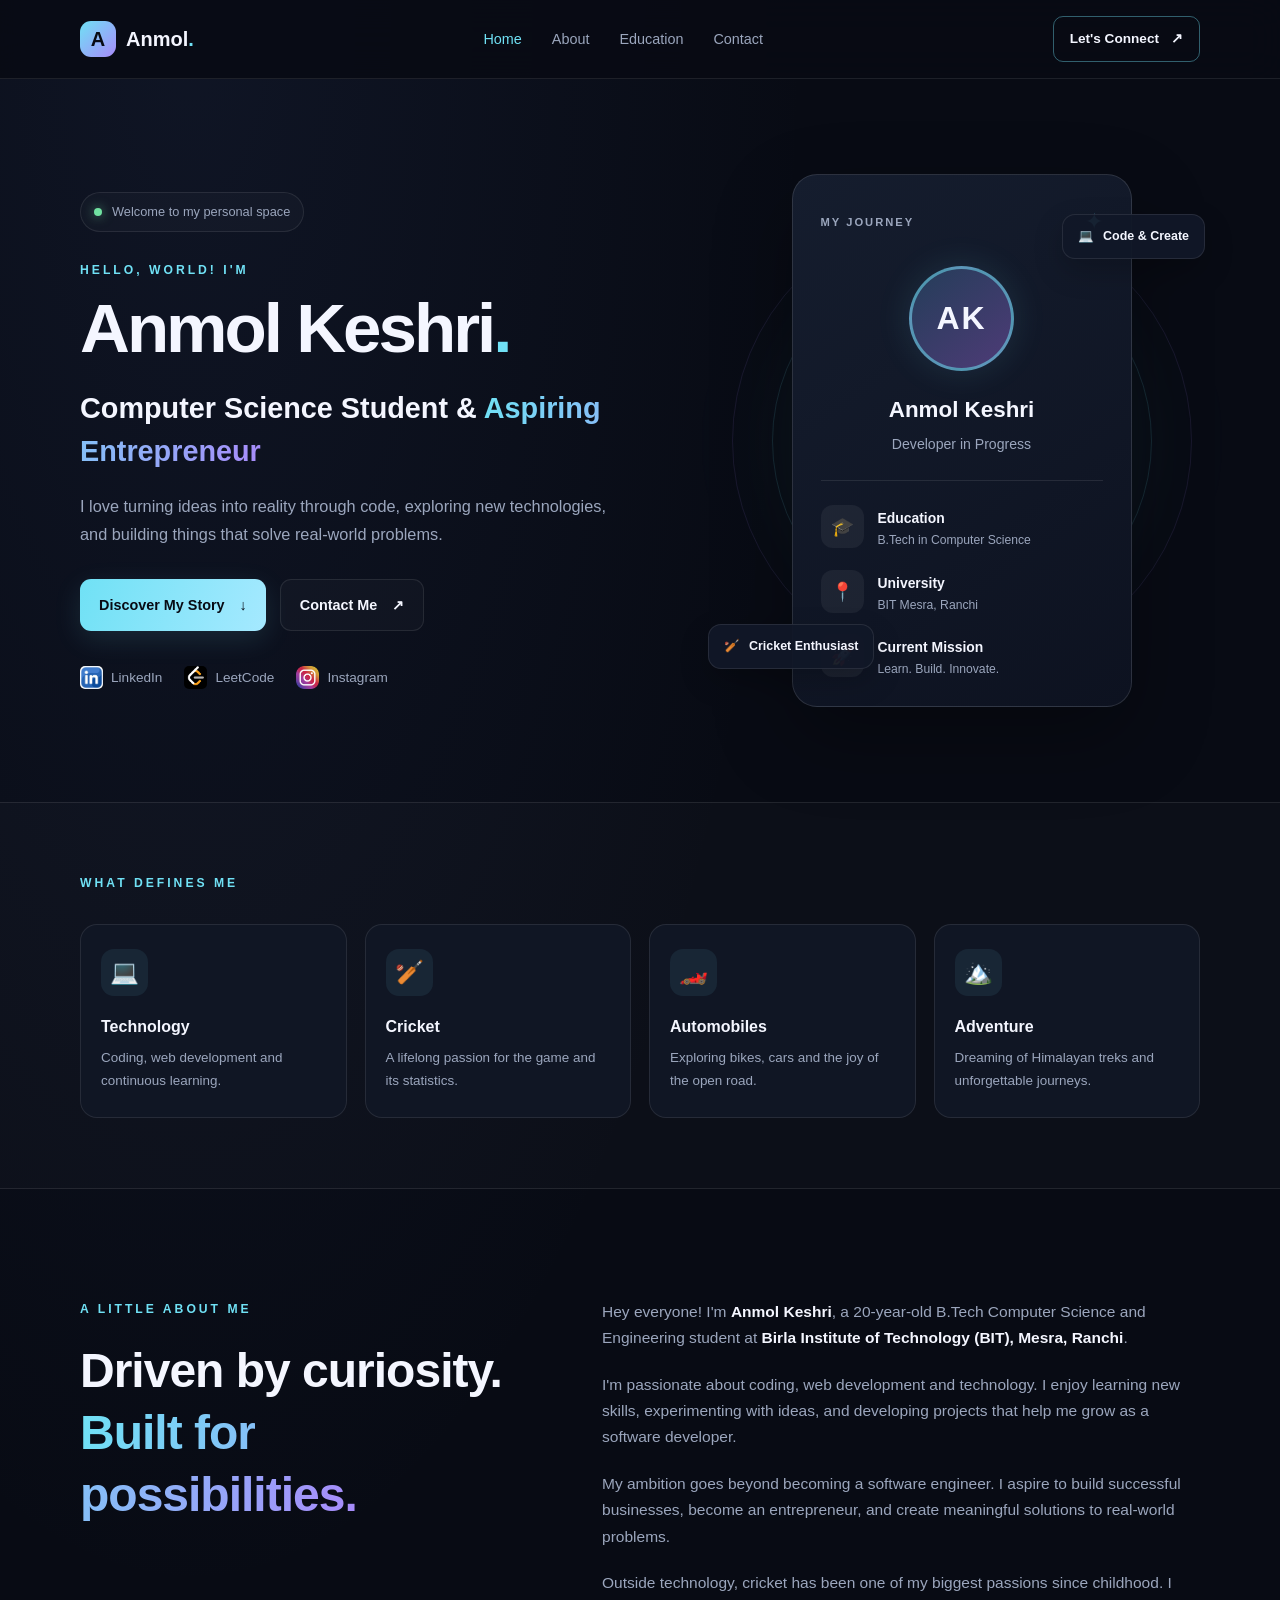
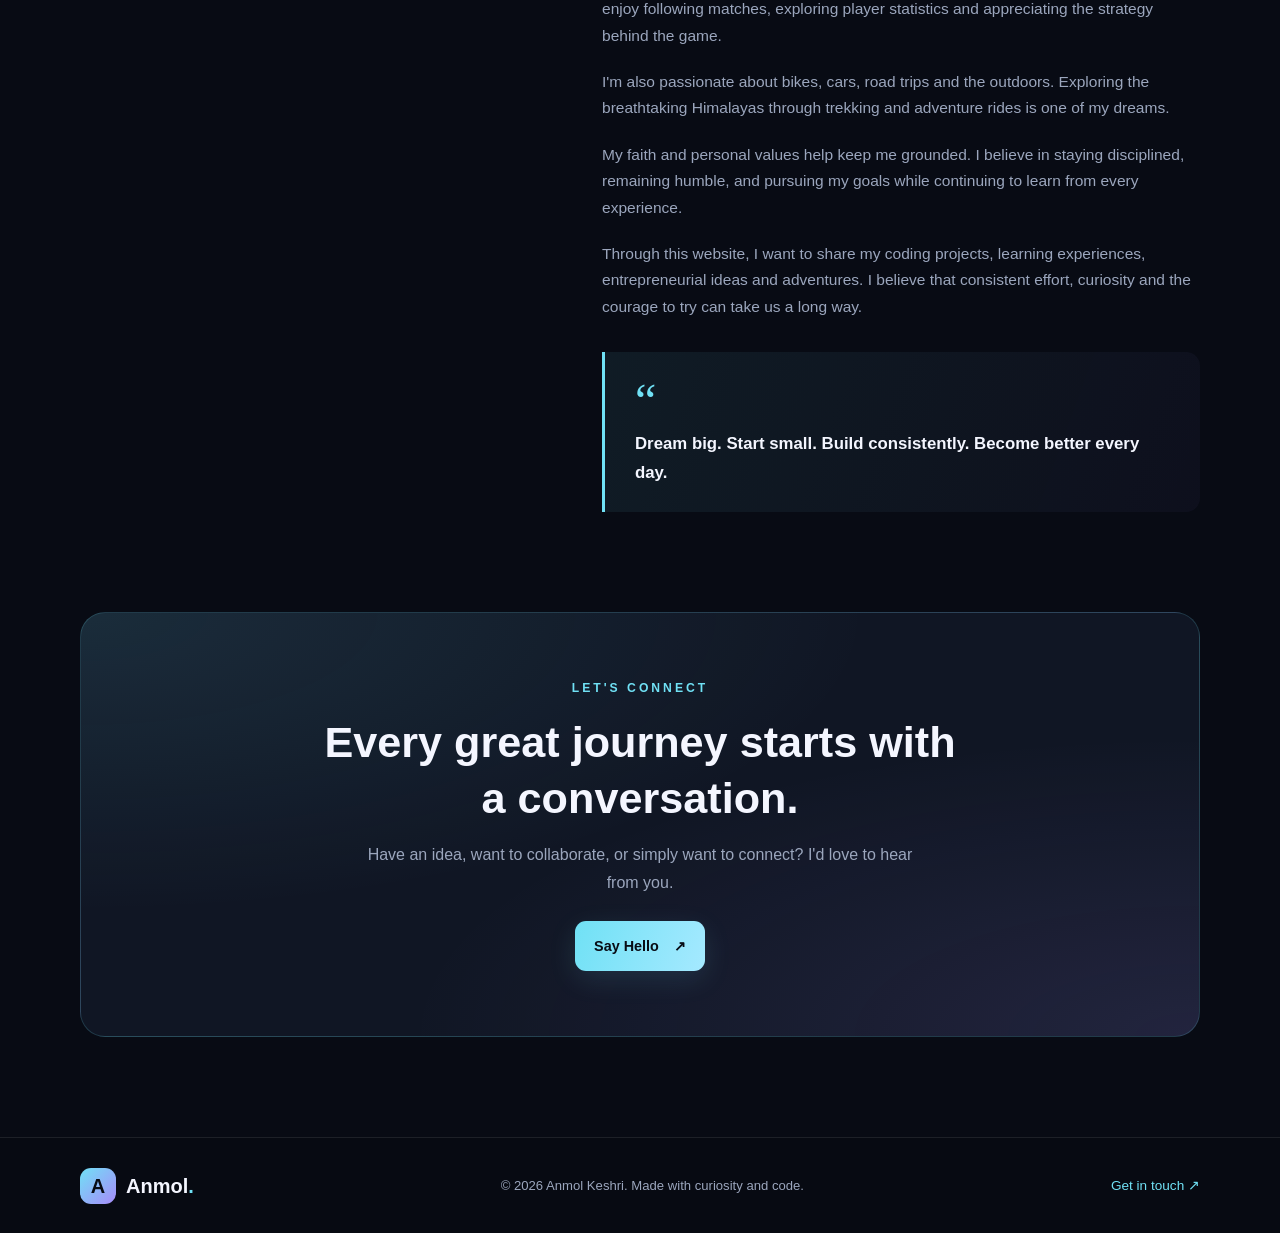
<file: index.html>
<!DOCTYPE html>
<html lang="en">
<head>
    <meta charset="UTF-8">
    <meta name="viewport" content="width=device-width, initial-scale=1.0">

    <meta name="description" content="Anmol Keshri's personal portfolio — Computer Science student, developer, cricket enthusiast and aspiring entrepreneur.">

    <title>Anmol Keshri | Personal Portfolio</title>

    <link rel="stylesheet" href="style.css">
</head>

<body>

    <!-- Navigation -->
    <header class="header">
        <nav class="navbar container">

            <a href="#" class="logo">
                <span class="logo-symbol">A</span>
                <span>Anmol<span class="accent">.</span></span>
            </a>

            <div class="nav-links">
                <a href="#home" class="nav-link active">Home</a>
                <a href="#about" class="nav-link">About</a>
                <a href="Education.html" class="nav-link">Education</a>
                <a href="Contact%20Me.html" class="nav-link">Contact</a>
            </div>

            <a href="Contact%20Me.html" class="nav-button">
                Let's Connect <span>↗</span>
            </a>

        </nav>
    </header>

    <main>

        <!-- Hero Section -->
        <section class="hero container" id="home">

            <div class="hero-content">

                <div class="availability">
                    <span class="status-dot"></span>
                    Welcome to my personal space
                </div>

                <p class="eyebrow">HELLO, WORLD! I'M</p>

                <h1>
                    Anmol Keshri<span class="accent">.</span>
                </h1>

                <h2>
                    Computer Science Student &
                    <span class="gradient-text">Aspiring Entrepreneur</span>
                </h2>

                <p class="hero-description">
                    I love turning ideas into reality through code,
                    exploring new technologies, and building things
                    that solve real-world problems.
                </p>

                <div class="hero-buttons">
                    <a href="#about" class="button button-primary">
                        Discover My Story <span>↓</span>
                    </a>

                    <a href="Contact%20Me.html" class="button button-secondary">
                        Contact Me <span>↗</span>
                    </a>
                </div>

                <div class="social-links">
                    <a href="https://www.linkedin.com/in/anmol-keshri-799a07380/"
                       target="_blank" rel="noopener noreferrer"
                       aria-label="LinkedIn">
                        <img src="lindin.webp" alt="">
                        <span>LinkedIn</span>
                    </a>

                    <a href="https://leetcode.com/u/anmolkeshri7/"
                       target="_blank" rel="noopener noreferrer"
                       aria-label="LeetCode">
                        <img src="leetcode.png" alt="">
                        <span>LeetCode</span>
                    </a>

                    <a href="https://www.instagram.com/anmolkeshri17/"
                       target="_blank" rel="noopener noreferrer"
                       aria-label="Instagram">
                        <img src="instagram.png" alt="">
                        <span>Instagram</span>
                    </a>
                </div>

            </div>

            <!-- Profile Card -->
            <div class="hero-visual">

                <div class="orbit orbit-one"></div>
                <div class="orbit orbit-two"></div>

                <div class="profile-card">

                    <div class="card-top">
                        <span class="card-label">MY JOURNEY</span>
                        <span class="card-icon">✦</span>
                    </div>

                    <div class="profile-avatar">
                        AK
                    </div>

                    <h3>Anmol Keshri</h3>
                    <p class="profile-role">Developer in Progress</p>

                    <div class="profile-divider"></div>

                    <div class="profile-detail">
                        <span class="detail-icon">🎓</span>
                        <div>
                            <strong>Education</strong>
                            <p>B.Tech in Computer Science</p>
                        </div>
                    </div>

                    <div class="profile-detail">
                        <span class="detail-icon">📍</span>
                        <div>
                            <strong>University</strong>
                            <p>BIT Mesra, Ranchi</p>
                        </div>
                    </div>

                    <div class="profile-detail">
                        <span class="detail-icon">🚀</span>
                        <div>
                            <strong>Current Mission</strong>
                            <p>Learn. Build. Innovate.</p>
                        </div>
                    </div>

                </div>

                <div class="floating-badge badge-top">
                    <span>💻</span> Code & Create
                </div>

                <div class="floating-badge badge-bottom">
                    <span>🏏</span> Cricket Enthusiast
                </div>

            </div>

        </section>

        <!-- Interests -->
        <section class="interests-section">
            <div class="container">

                <p class="section-kicker">WHAT DEFINES ME</p>

                <div class="interest-grid">

                    <article class="interest-card">
                        <span class="interest-icon">💻</span>
                        <h3>Technology</h3>
                        <p>Coding, web development and continuous learning.</p>
                    </article>

                    <article class="interest-card">
                        <span class="interest-icon">🏏</span>
                        <h3>Cricket</h3>
                        <p>A lifelong passion for the game and its statistics.</p>
                    </article>

                    <article class="interest-card">
                        <span class="interest-icon">🏎️</span>
                        <h3>Automobiles</h3>
                        <p>Exploring bikes, cars and the joy of the open road.</p>
                    </article>

                    <article class="interest-card">
                        <span class="interest-icon">🏔️</span>
                        <h3>Adventure</h3>
                        <p>Dreaming of Himalayan treks and unforgettable journeys.</p>
                    </article>

                </div>

            </div>
        </section>

        <!-- About Me -->
        <section class="about-section container" id="about">

            <div class="about-heading">
                <p class="eyebrow">A LITTLE ABOUT ME</p>
                <h2>Driven by curiosity.<br>
                    <span class="gradient-text">Built for possibilities.</span>
                </h2>
            </div>

            <div class="about-content">

                <p>
                    Hey everyone! I'm <strong>Anmol Keshri</strong>,
                    a 20-year-old B.Tech Computer Science and Engineering
                    student at <strong>Birla Institute of Technology (BIT),
                    Mesra, Ranchi</strong>.
                </p>

                <p>
                    I'm passionate about coding, web development and
                    technology. I enjoy learning new skills, experimenting
                    with ideas, and developing projects that help me grow
                    as a software developer.
                </p>

                <p>
                    My ambition goes beyond becoming a software engineer.
                    I aspire to build successful businesses, become an
                    entrepreneur, and create meaningful solutions to
                    real-world problems.
                </p>

                <p>
                    Outside technology, cricket has been one of my biggest
                    passions since childhood. I enjoy following matches,
                    exploring player statistics and appreciating the
                    strategy behind the game.
                </p>

                <p>
                    I'm also passionate about bikes, cars, road trips and
                    the outdoors. Exploring the breathtaking Himalayas
                    through trekking and adventure rides is one of my dreams.
                </p>

                <p>
                    My faith and personal values help keep me grounded.
                    I believe in staying disciplined, remaining humble,
                    and pursuing my goals while continuing to learn from
                    every experience.
                </p>

                <p>
                    Through this website, I want to share my coding
                    projects, learning experiences, entrepreneurial ideas
                    and adventures. I believe that consistent effort,
                    curiosity and the courage to try can take us a long way.
                </p>

                <div class="quote-card">
                    <span class="quote-mark">“</span>
                    <p>
                        Dream big. Start small. Build consistently.
                        Become better every day.
                    </p>
                </div>

            </div>

        </section>

        <!-- Call to Action -->
        <section class="connect-section container">

            <div class="connect-card">
                <p class="eyebrow">LET'S CONNECT</p>

                <h2>Every great journey starts with a conversation.</h2>

                <p>
                    Have an idea, want to collaborate, or simply want
                    to connect? I'd love to hear from you.
                </p>

                <a href="mailto:anmolkeshri7@gmail.com"
                   class="button button-primary">
                    Say Hello <span>↗</span>
                </a>
            </div>

        </section>

    </main>

    <!-- Footer -->
    <footer class="footer">

        <div class="container footer-content">

            <a href="#home" class="logo footer-logo">
                <span class="logo-symbol">A</span>
                <span>Anmol<span class="accent">.</span></span>
            </a>

            <p>
                © <span id="year"></span> Anmol Keshri.
                Made with curiosity and code.
            </p>

            <a href="mailto:anmolkeshri7@gmail.com" class="footer-email">
                Get in touch ↗
            </a>

        </div>

    </footer>

    <script>
        document.getElementById("year").textContent =
            new Date().getFullYear();
    </script>

</body>
</html>
</file>
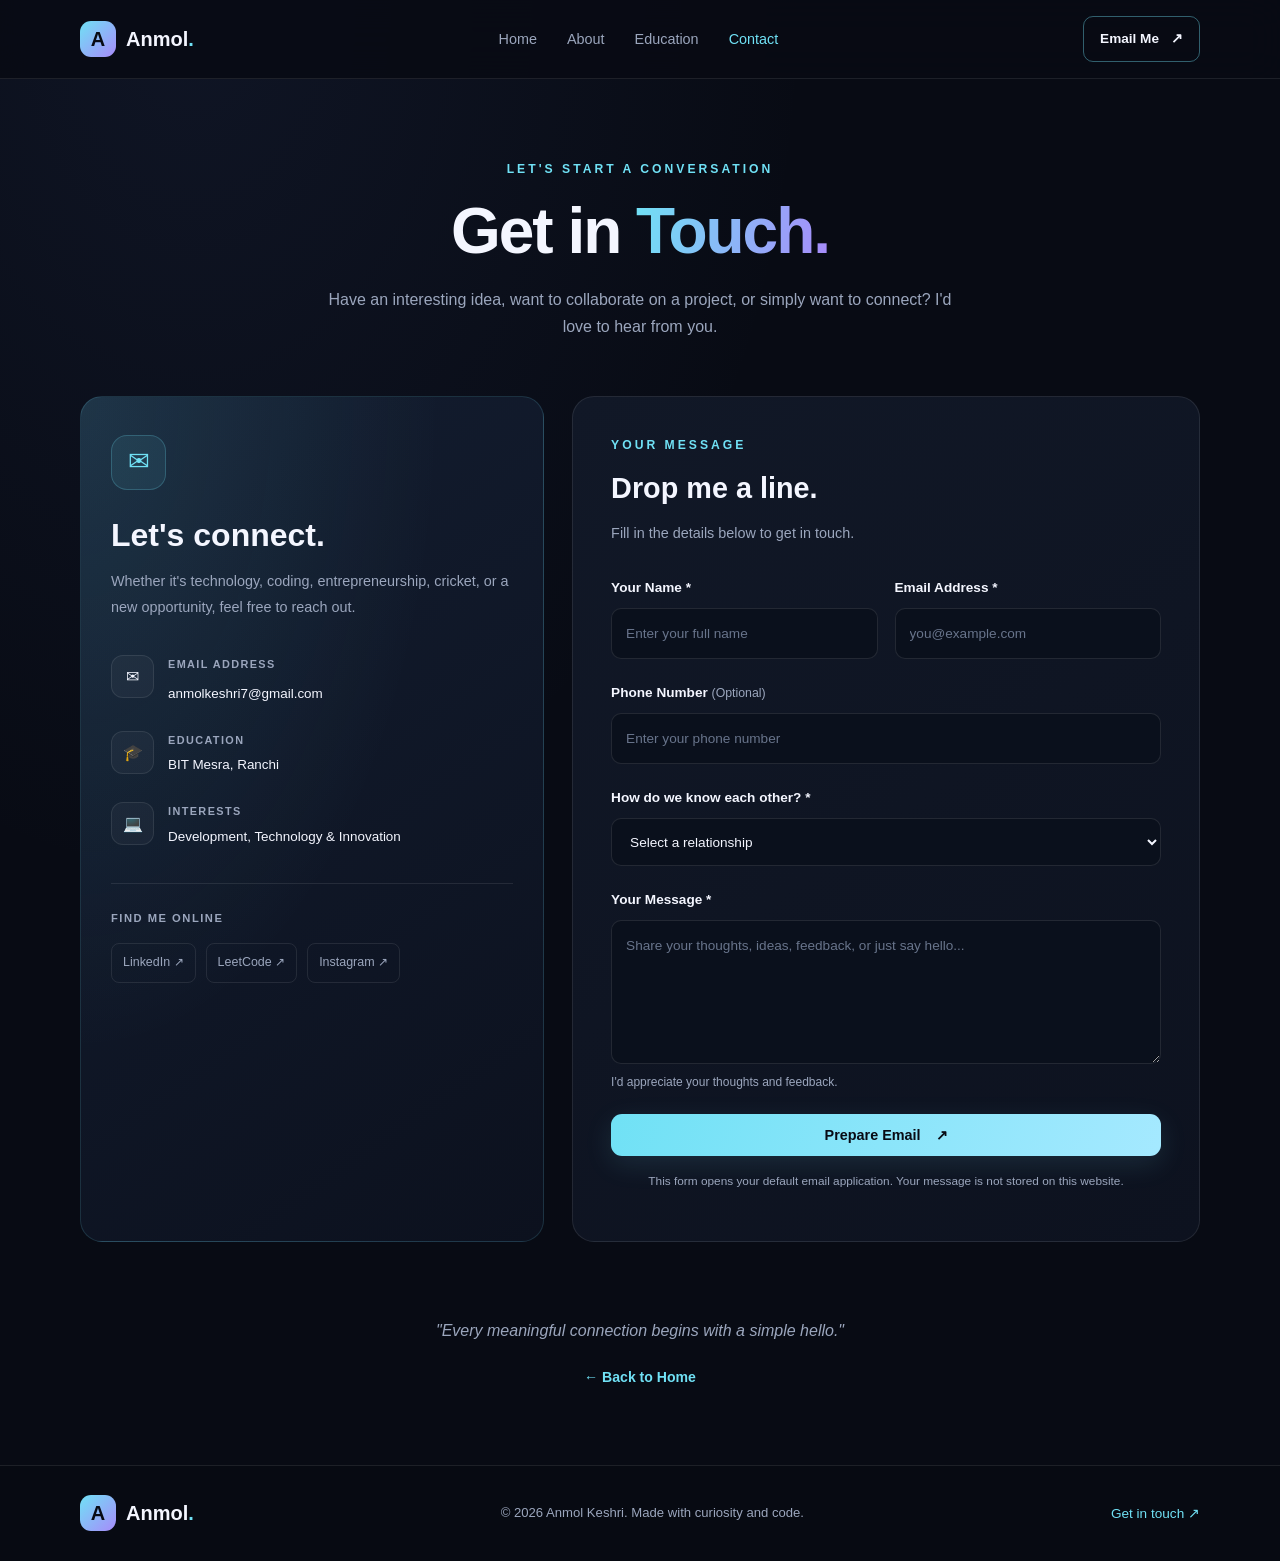
<file: Contact Me.html>
<!DOCTYPE html>
<html lang="en">

<head>
    <meta charset="UTF-8">
    <meta name="viewport" content="width=device-width, initial-scale=1.0">

    <meta name="description"
          content="Get in touch with Anmol Keshri for professional connections, collaborations, and conversations.">

    <title>Contact Me | Anmol Keshri</title>

    <link rel="stylesheet" href="style.css">
</head>

<body class="contact-page">

    <!-- Navigation -->
    <header class="header">
        <nav class="navbar container">

            <a href="index.html" class="logo">
                <span class="logo-symbol">A</span>
                <span>Anmol<span class="accent">.</span></span>
            </a>

            <div class="nav-links">
                <a href="index.html" class="nav-link">Home</a>
                <a href="index.html#about" class="nav-link">About</a>
                <a href="Education.html" class="nav-link">Education</a>
                <a href="Contact%20Me.html" class="nav-link active">Contact</a>
            </div>

            <a href="mailto:anmolkeshri7@gmail.com" class="nav-button">
                Email Me <span>↗</span>
            </a>

        </nav>
    </header>

    <main>

        <!-- Contact Hero -->
        <section class="contact-hero container">

            <p class="eyebrow">LET'S START A CONVERSATION</p>

            <h1>
                Get in <span class="gradient-text">Touch.</span>
            </h1>

            <p>
                Have an interesting idea, want to collaborate on a project,
                or simply want to connect? I'd love to hear from you.
            </p>

        </section>

        <!-- Contact Content -->
        <section class="contact-section container">

            <!-- Contact Information -->
            <aside class="contact-info">

                <span class="contact-icon">✉</span>

                <h2>Let's connect.</h2>

                <p class="contact-info-description">
                    Whether it's technology, coding, entrepreneurship,
                    cricket, or a new opportunity, feel free to reach out.
                </p>

                <div class="contact-detail">

                    <span class="contact-detail-icon">✉</span>

                    <div>
                        <span class="contact-label">EMAIL ADDRESS</span>

                        <a href="mailto:anmolkeshri7@gmail.com">
                            anmolkeshri7@gmail.com
                        </a>
                    </div>

                </div>

                <div class="contact-detail">

                    <span class="contact-detail-icon">🎓</span>

                    <div>
                        <span class="contact-label">EDUCATION</span>
                        <p>BIT Mesra, Ranchi</p>
                    </div>

                </div>

                <div class="contact-detail">

                    <span class="contact-detail-icon">💻</span>

                    <div>
                        <span class="contact-label">INTERESTS</span>
                        <p>Development, Technology & Innovation</p>
                    </div>

                </div>

                <div class="contact-socials">

                    <p>FIND ME ONLINE</p>

                    <div class="contact-social-links">

                        <a href="https://www.linkedin.com/in/anmol-keshri-799a07380/"
                           target="_blank"
                           rel="noopener noreferrer">
                            LinkedIn ↗
                        </a>

                        <a href="https://leetcode.com/u/anmolkeshri7/"
                           target="_blank"
                           rel="noopener noreferrer">
                            LeetCode ↗
                        </a>

                        <a href="https://www.instagram.com/anmolkeshri17/"
                           target="_blank"
                           rel="noopener noreferrer">
                            Instagram ↗
                        </a>

                    </div>

                </div>

            </aside>

            <!-- Contact Form -->
            <div class="contact-form-card">

                <div class="form-heading">
                    <p class="eyebrow">YOUR MESSAGE</p>
                    <h2>Drop me a line.</h2>
                    <p>Fill in the details below to get in touch.</p>
                </div>

                <form id="contactForm">

                    <div class="form-row">

                        <div class="form-group">
                            <label for="name">Your Name *</label>

                            <input
                                type="text"
                                id="name"
                                name="name"
                                placeholder="Enter your full name"
                                autocomplete="name"
                                maxlength="100"
                                required>
                        </div>

                        <div class="form-group">
                            <label for="email">Email Address *</label>

                            <input
                                type="email"
                                id="email"
                                name="email"
                                placeholder="you@example.com"
                                autocomplete="email"
                                maxlength="254"
                                required>
                        </div>

                    </div>

                    <div class="form-group">
                        <label for="phone">Phone Number <span>(Optional)</span></label>

                        <input
                            type="tel"
                            id="phone"
                            name="phone"
                            placeholder="Enter your phone number"
                            autocomplete="tel"
                            maxlength="20">
                    </div>

                    <div class="form-group">
                        <label for="relation">How do we know each other? *</label>

                        <select id="relation" name="relation" required>
                            <option value="" disabled selected>
                                Select a relationship
                            </option>

                            <option value="Family">Family</option>
                            <option value="Friends">Friends</option>
                            <option value="Professional">Professional</option>
                            <option value="Other">Other</option>
                        </select>
                    </div>

                    <div class="form-group">
                        <label for="thoughts">Your Message *</label>

                        <textarea
                            id="thoughts"
                            name="thoughts"
                            rows="5"
                            maxlength="3000"
                            placeholder="Share your thoughts, ideas, feedback, or just say hello..."
                            required></textarea>

                        <span class="input-hint">
                            I'd appreciate your thoughts and feedback.
                        </span>
                    </div>

                    <button type="submit" class="button button-primary submit-button">
                        Prepare Email <span>↗</span>
                    </button>

                    <p class="form-note">
                        This form opens your default email application.
                        Your message is not stored on this website.
                    </p>

                    <p id="formStatus" class="form-status"
                       role="status" aria-live="polite"></p>

                </form>

            </div>

        </section>

        <!-- Closing Section -->
        <section class="contact-closing container">

            <p>
                "Every meaningful connection begins with a simple hello."
            </p>

            <a href="index.html" class="back-home">
                ← Back to Home
            </a>

        </section>

    </main>

    <!-- Footer -->
    <footer class="footer">

        <div class="container footer-content">

            <a href="index.html" class="logo footer-logo">
                <span class="logo-symbol">A</span>
                <span>Anmol<span class="accent">.</span></span>
            </a>

            <p>
                © <span id="year"></span> Anmol Keshri.
                Made with curiosity and code.
            </p>

            <a href="mailto:anmolkeshri7@gmail.com" class="footer-email">
                Get in touch ↗
            </a>

        </div>

    </footer>

    <script>
        document.getElementById("year").textContent =
            new Date().getFullYear();

        const contactForm = document.getElementById("contactForm");
        const formStatus = document.getElementById("formStatus");

        contactForm.addEventListener("submit", function (event) {
            event.preventDefault();

            if (!contactForm.reportValidity()) {
                return;
            }

            const name = document.getElementById("name").value.trim();
            const email = document.getElementById("email").value.trim();
            const phone = document.getElementById("phone").value.trim();
            const relation = document.getElementById("relation").value;
            const thoughts = document.getElementById("thoughts").value.trim();

            if (!name || !email || !relation || !thoughts) {
                formStatus.textContent =
                    "Please complete all required fields.";
                return;
            }

            const subject = encodeURIComponent(
                "Portfolio Contact - " + name
            );

            const message = [
                "Hello Anmol,",
                "",
                "Name: " + name,
                "Email: " + email,
                "Phone: " + (phone || "Not provided"),
                "Relationship: " + relation,
                "",
                "Message:",
                thoughts
            ].join("\n");

            const body = encodeURIComponent(message);

            formStatus.textContent =
                "Opening your email application...";

            window.location.href =
                "mailto:anmolkeshri7@gmail.com?subject=" +
                subject + "&body=" + body;
        });
    </script>

</body>
</html>
</file>
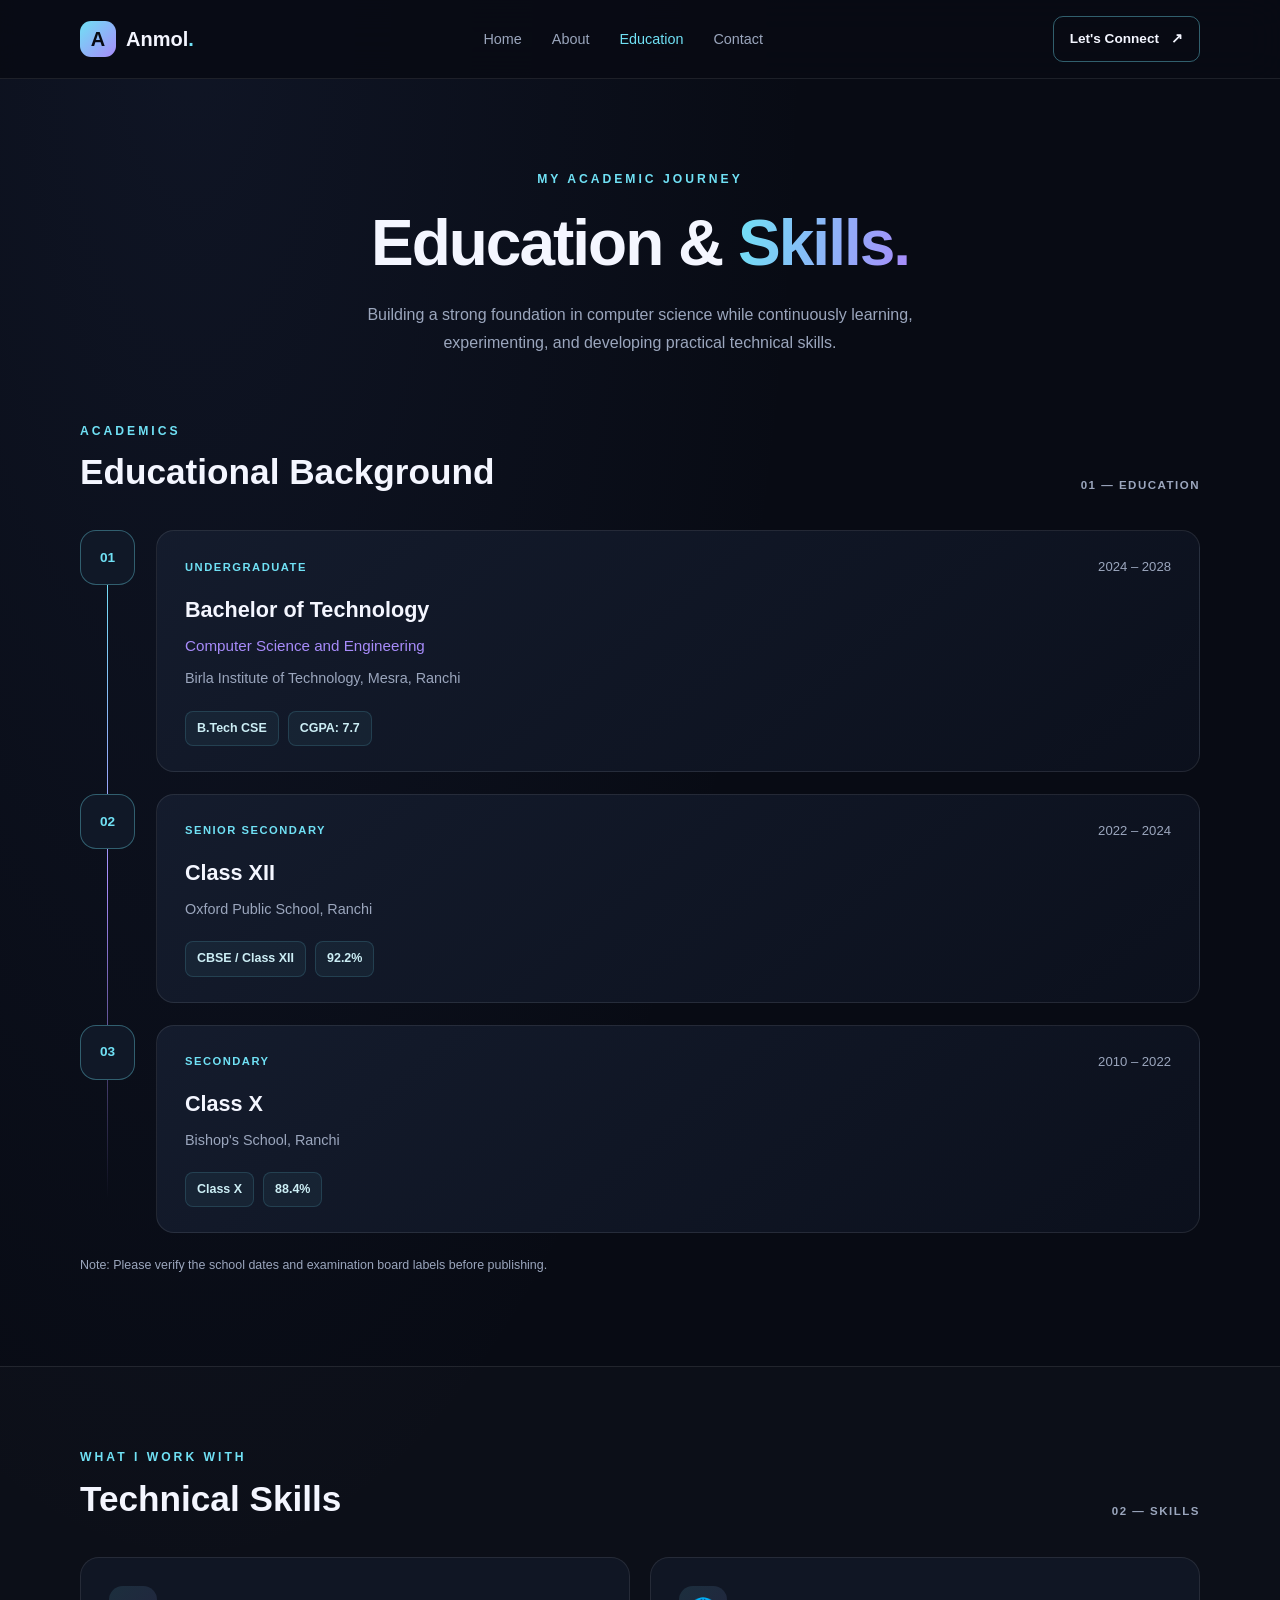
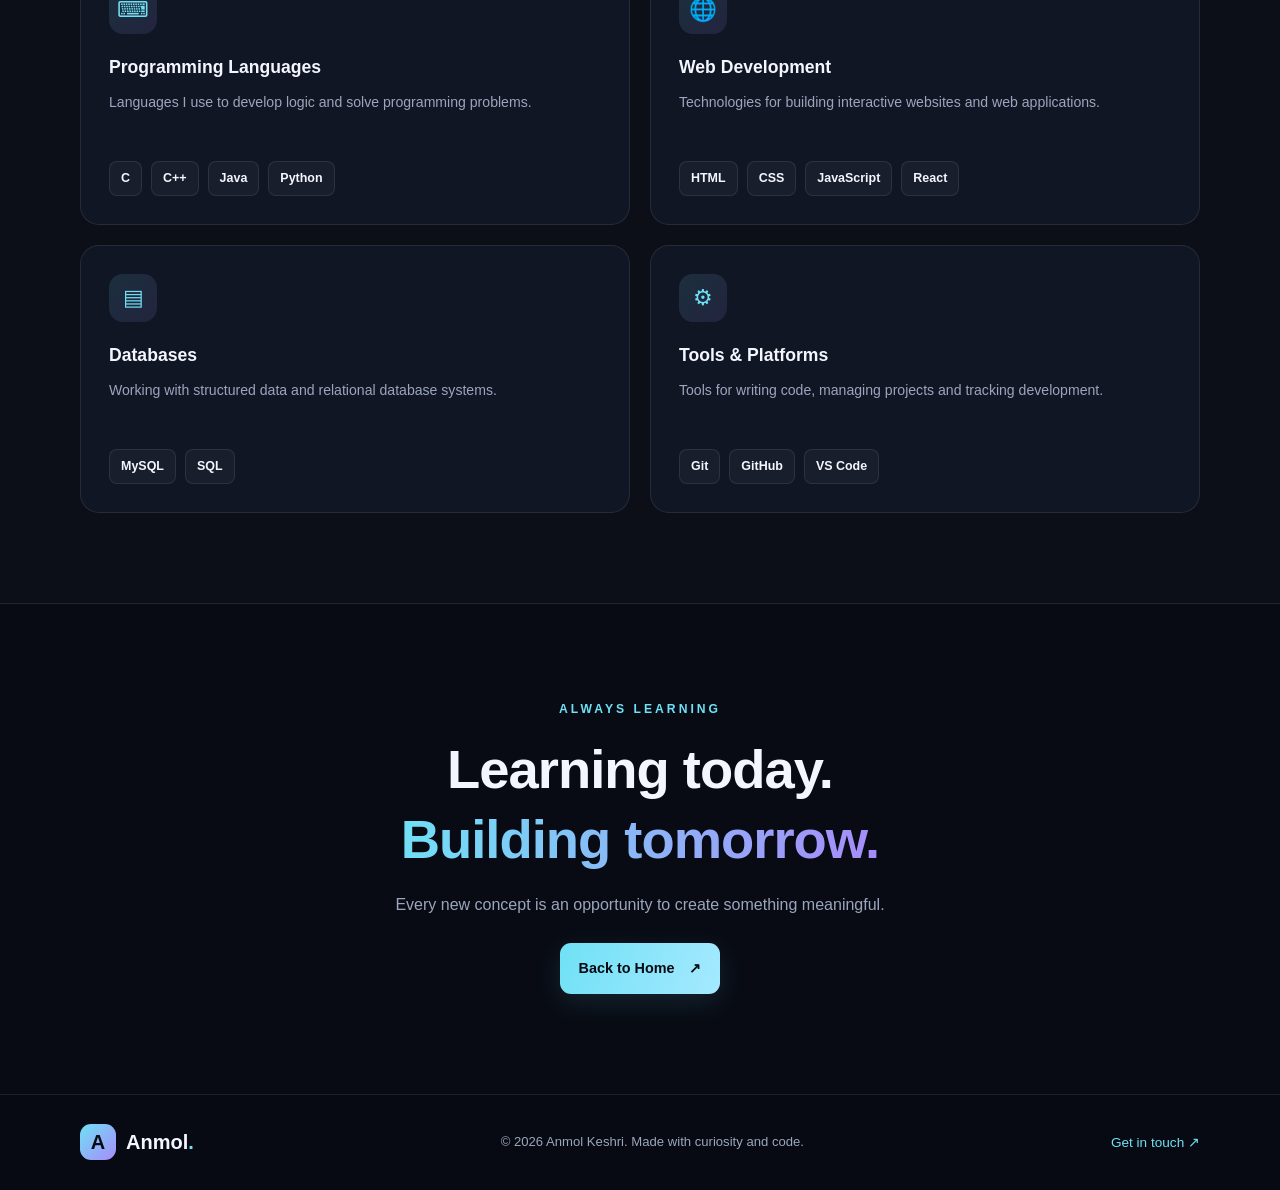
<file: Education.html>
<!DOCTYPE html>
<html lang="en">

<head>
    <meta charset="UTF-8">
    <meta name="viewport" content="width=device-width, initial-scale=1.0">

    <meta name="description"
          content="Anmol Keshri's academic background, education, and technical skills.">

    <title>Education & Skills | Anmol Keshri</title>

    <link rel="stylesheet" href="style.css">
</head>

<body class="education-page">

    <!-- Navigation -->
    <header class="header">
        <nav class="navbar container">

            <a href="index.html" class="logo">
                <span class="logo-symbol">A</span>
                <span>Anmol<span class="accent">.</span></span>
            </a>

            <div class="nav-links">
                <a href="index.html" class="nav-link">Home</a>
                <a href="index.html#about" class="nav-link">About</a>
                <a href="Education.html" class="nav-link active">Education</a>
                <a href="Contact%20Me.html" class="nav-link">Contact</a>
            </div>

            <a href="Contact%20Me.html" class="nav-button">
                Let's Connect <span>↗</span>
            </a>

        </nav>
    </header>

    <main>

        <!-- Page Heading -->
        <section class="education-hero container">

            <p class="eyebrow">MY ACADEMIC JOURNEY</p>

            <h1>
                Education & <span class="gradient-text">Skills.</span>
            </h1>

            <p>
                Building a strong foundation in computer science while
                continuously learning, experimenting, and developing
                practical technical skills.
            </p>

        </section>

        <!-- Education Section -->
        <section class="education-section container">

            <div class="page-section-heading">
                <div>
                    <p class="eyebrow">ACADEMICS</p>
                    <h2>Educational Background</h2>
                </div>

                <span class="section-count">01 — EDUCATION</span>
            </div>

            <div class="education-timeline">

                <!-- B.Tech -->
                <article class="education-card">

                    <div class="timeline-marker">
                        <span>01</span>
                    </div>

                    <div class="education-card-content">

                        <div class="education-card-top">
                            <span class="education-type">UNDERGRADUATE</span>
                            <span class="education-year">2024 – 2028</span>
                        </div>

                        <h3>Bachelor of Technology</h3>

                        <p class="course-name">
                            Computer Science and Engineering
                        </p>

                        <p class="institution">
                            Birla Institute of Technology, Mesra, Ranchi
                        </p>

                        <div class="education-tags">
                            <span>B.Tech CSE</span>
                            <span>CGPA: 7.7</span>
                        </div>

                    </div>

                </article>

                <!-- Class XII -->
                <article class="education-card">

                    <div class="timeline-marker">
                        <span>02</span>
                    </div>

                    <div class="education-card-content">

                        <div class="education-card-top">
                            <span class="education-type">SENIOR SECONDARY</span>
                            <span class="education-year">2022 – 2024</span>
                        </div>

                        <h3>Class XII</h3>

                        <p class="institution">
                            Oxford Public School, Ranchi
                        </p>

                        <div class="education-tags">
                            <span>CBSE / Class XII</span>
                            <span>92.2%</span>
                        </div>

                    </div>

                </article>

                <!-- Class X -->
                <article class="education-card">

                    <div class="timeline-marker">
                        <span>03</span>
                    </div>

                    <div class="education-card-content">

                        <div class="education-card-top">
                            <span class="education-type">SECONDARY</span>
                            <span class="education-year">2010 – 2022</span>
                        </div>

                        <h3>Class X</h3>

                        <p class="institution">
                            Bishop's School, Ranchi
                        </p>

                        <div class="education-tags">
                            <span>Class X</span>
                            <span>88.4%</span>
                        </div>

                    </div>

                </article>

            </div>

            <p class="education-note">
                Note: Please verify the school dates and examination
                board labels before publishing.
            </p>

        </section>

        <!-- Skills Section -->
        <section class="skills-section">

            <div class="container">

                <div class="page-section-heading">
                    <div>
                        <p class="eyebrow">WHAT I WORK WITH</p>
                        <h2>Technical Skills</h2>
                    </div>

                    <span class="section-count">02 — SKILLS</span>
                </div>

                <div class="skills-grid">

                    <!-- Programming -->
                    <article class="skill-card">

                        <div class="skill-card-icon">⌨</div>

                        <h3>Programming Languages</h3>

                        <p>
                            Languages I use to develop logic and solve
                            programming problems.
                        </p>

                        <div class="skill-tags">
                            <span>C</span>
                            <span>C++</span>
                            <span>Java</span>
                            <span>Python</span>
                        </div>

                    </article>

                    <!-- Web Development -->
                    <article class="skill-card">

                        <div class="skill-card-icon">🌐</div>

                        <h3>Web Development</h3>

                        <p>
                            Technologies for building interactive
                            websites and web applications.
                        </p>

                        <div class="skill-tags">
                            <span>HTML</span>
                            <span>CSS</span>
                            <span>JavaScript</span>
                            <span>React</span>
                        </div>

                    </article>

                    <!-- Databases -->
                    <article class="skill-card">

                        <div class="skill-card-icon">▤</div>

                        <h3>Databases</h3>

                        <p>
                            Working with structured data and
                            relational database systems.
                        </p>

                        <div class="skill-tags">
                            <span>MySQL</span>
                            <span>SQL</span>
                        </div>

                    </article>

                    <!-- Tools -->
                    <article class="skill-card">

                        <div class="skill-card-icon">⚙</div>

                        <h3>Tools & Platforms</h3>

                        <p>
                            Tools for writing code, managing projects
                            and tracking development.
                        </p>

                        <div class="skill-tags">
                            <span>Git</span>
                            <span>GitHub</span>
                            <span>VS Code</span>
                        </div>

                    </article>

                </div>

            </div>

        </section>

        <!-- Closing CTA -->
        <section class="education-cta container">

            <p class="eyebrow">ALWAYS LEARNING</p>

            <h2>
                Learning today.<br>
                <span class="gradient-text">Building tomorrow.</span>
            </h2>

            <p>
                Every new concept is an opportunity to create something
                meaningful.
            </p>

            <a href="index.html" class="button button-primary">
                Back to Home <span>↗</span>
            </a>

        </section>

    </main>

    <!-- Footer -->
    <footer class="footer">

        <div class="container footer-content">

            <a href="index.html" class="logo footer-logo">
                <span class="logo-symbol">A</span>
                <span>Anmol<span class="accent">.</span></span>
            </a>

            <p>
                © <span id="year"></span> Anmol Keshri.
                Made with curiosity and code.
            </p>

            <a href="mailto:anmolkeshri7@gmail.com" class="footer-email">
                Get in touch ↗
            </a>

        </div>

    </footer>

    <script>
        document.getElementById("year").textContent =
            new Date().getFullYear();
    </script>

</body>
</html>
</file>
<file: style.css>
/* =========================
   GLOBAL STYLES
========================= */

:root {
    --background: #080b14;
    --surface: #101624;
    --surface-light: #151d2e;
    --text: #f4f6ff;
    --muted: #9ba6bd;
    --accent: #70e1f5;
    --accent-secondary: #a78bfa;
    --border: rgba(255, 255, 255, 0.09);
    --container: 1120px;
}

* {
    margin: 0;
    padding: 0;
    box-sizing: border-box;
}

html {
    scroll-behavior: smooth;
    scroll-padding-top: 90px;
}

body {
    background:
        radial-gradient(ellipse at 15% 0%, rgba(69, 94, 160, 0.12), transparent 40%),
        var(--background);
    color: var(--text);
    font-family: "Segoe UI", Arial, sans-serif;
    line-height: 1.7;
    overflow-x: hidden;
}

a {
    color: inherit;
    text-decoration: none;
}

img {
    max-width: 100%;
    display: block;
}

.container {
    width: min(var(--container), calc(100% - 48px));
    margin-inline: auto;
}

.accent {
    color: var(--accent);
}

.gradient-text {
    background: linear-gradient(100deg, var(--accent), var(--accent-secondary));
    -webkit-background-clip: text;
    background-clip: text;
    color: transparent;
}

.eyebrow,
.section-kicker {
    color: var(--accent);
    font-size: 0.76rem;
    font-weight: 800;
    letter-spacing: 3px;
}

/* =========================
   NAVIGATION
========================= */

.header {
    position: sticky;
    top: 0;
    z-index: 100;
    background: rgba(8, 11, 20, 0.88);
    backdrop-filter: blur(18px);
    border-bottom: 1px solid var(--border);
}

.navbar {
    min-height: 78px;
    display: flex;
    align-items: center;
    justify-content: space-between;
    gap: 24px;
}

.logo {
    display: inline-flex;
    align-items: center;
    gap: 10px;
    font-size: 1.25rem;
    font-weight: 800;
    white-space: nowrap;
}

.logo-symbol {
    display: grid;
    place-items: center;
    width: 36px;
    height: 36px;
    border-radius: 11px;
    background: linear-gradient(135deg, var(--accent), var(--accent-secondary));
    color: #080b14;
    font-weight: 900;
}

.nav-links {
    display: flex;
    align-items: center;
    gap: 30px;
}

.nav-link {
    color: var(--muted);
    font-size: 0.9rem;
    transition: color 0.25s ease;
}

.nav-link:hover,
.nav-link.active {
    color: var(--accent);
}

.nav-button {
    display: inline-flex;
    align-items: center;
    gap: 12px;
    border: 1px solid rgba(112, 225, 245, 0.4);
    padding: 10px 16px;
    border-radius: 10px;
    font-size: 0.85rem;
    font-weight: 700;
    transition: 0.25s ease;
}

.nav-button:hover {
    background: rgba(112, 225, 245, 0.1);
    transform: translateY(-2px);
}

/* =========================
   HERO SECTION
========================= */

.hero {
    min-height: 650px;
    padding-top: 95px;
    padding-bottom: 95px;
    display: grid;
    grid-template-columns: 1.1fr 0.9fr;
    align-items: center;
    gap: 60px;
}

.hero-content {
    animation: fadeUp 0.8s ease both;
}

.availability {
    display: inline-flex;
    align-items: center;
    gap: 10px;
    padding: 8px 13px;
    margin-bottom: 28px;
    border: 1px solid var(--border);
    border-radius: 30px;
    background: rgba(255, 255, 255, 0.025);
    color: var(--muted);
    font-size: 0.8rem;
}

.status-dot {
    width: 8px;
    height: 8px;
    background: #70e1a1;
    border-radius: 50%;
    box-shadow: 0 0 12px rgba(112, 225, 161, 0.65);
}

.hero .eyebrow {
    margin-bottom: 8px;
}

.hero h1 {
    font-size: clamp(2.8rem, 5.4vw, 4.8rem);
    line-height: 1.13;
    letter-spacing: -3px;
    margin-bottom: 20px;
}

.hero h2 {
    max-width: 580px;
    font-size: clamp(1.25rem, 2.5vw, 1.8rem);
    line-height: 1.5;
    font-weight: 600;
    margin-bottom: 20px;
}

.hero-description {
    max-width: 540px;
    color: var(--muted);
    font-size: 1.02rem;
    margin-bottom: 30px;
}

.hero-buttons {
    display: flex;
    flex-wrap: wrap;
    gap: 14px;
    margin-bottom: 35px;
}

.button {
    display: inline-flex;
    align-items: center;
    justify-content: center;
    gap: 15px;
    padding: 13px 19px;
    border-radius: 11px;
    font-size: 0.9rem;
    font-weight: 750;
    transition: transform 0.25s ease, background 0.25s ease;
}

.button:hover {
    transform: translateY(-3px);
}

.button-primary {
    color: #080b14;
    background: linear-gradient(110deg, var(--accent), #a5e9ff);
    box-shadow: 0 8px 28px rgba(112, 225, 245, 0.12);
}

.button-primary:hover {
    background: linear-gradient(110deg, #a5e9ff, var(--accent));
}

.button-secondary {
    border: 1px solid var(--border);
    background: rgba(255, 255, 255, 0.025);
}

.button-secondary:hover {
    background: var(--surface-light);
}

.social-links {
    display: flex;
    flex-wrap: wrap;
    gap: 22px;
}

.social-links a {
    display: inline-flex;
    align-items: center;
    gap: 8px;
    color: var(--muted);
    font-size: 0.85rem;
    transition: color 0.25s ease;
}

.social-links a:hover {
    color: var(--accent);
}

.social-links img {
    width: 23px;
    height: 23px;
    object-fit: contain;
    border-radius: 5px;
}

/* =========================
   HERO PROFILE CARD
========================= */

.hero-visual {
    position: relative;
    min-height: 430px;
    display: grid;
    place-items: center;
    isolation: isolate;
    animation: fadeUp 1s ease both;
}

.hero-visual::before {
    content: "";
    position: absolute;
    z-index: -2;
    width: 280px;
    height: 280px;
    border-radius: 50%;
    background: rgba(112, 225, 245, 0.12);
    filter: blur(65px);
}

.orbit {
    position: absolute;
    z-index: -1;
    border: 1px solid rgba(112, 225, 245, 0.13);
    border-radius: 50%;
    pointer-events: none;
}

.orbit-one {
    width: 380px;
    height: 380px;
}

.orbit-two {
    width: 460px;
    height: 460px;
    border-color: rgba(167, 139, 250, 0.1);
}

.profile-card {
    width: min(100%, 340px);
    padding: 28px;
    border: 1px solid rgba(255, 255, 255, 0.12);
    border-radius: 25px;
    background: linear-gradient(145deg, #151d2e, #0d1220);
    box-shadow: 0 30px 80px rgba(0, 0, 0, 0.3);
}

.card-top {
    display: flex;
    align-items: center;
    justify-content: space-between;
    margin-bottom: 25px;
}

.card-label {
    color: var(--muted);
    font-size: 0.7rem;
    font-weight: 800;
    letter-spacing: 2px;
}

.card-icon {
    color: var(--accent);
    font-size: 1.4rem;
}

.profile-avatar {
    width: 105px;
    height: 105px;
    margin: 0 auto 20px;
    display: grid;
    place-items: center;
    border-radius: 50%;
    border: 3px solid rgba(112, 225, 245, 0.55);
    background: linear-gradient(140deg, #243d59, #4e3b77);
    box-shadow: 0 0 35px rgba(112, 225, 245, 0.12);
    font-size: 2rem;
    font-weight: 900;
    letter-spacing: 2px;
}

.profile-card h3 {
    text-align: center;
    font-size: 1.4rem;
}

.profile-role {
    text-align: center;
    color: var(--muted);
    font-size: 0.88rem;
    margin-top: 4px;
}

.profile-divider {
    height: 1px;
    background: var(--border);
    margin: 23px 0;
}

.profile-detail {
    display: flex;
    align-items: center;
    gap: 14px;
    margin-top: 19px;
}

.detail-icon {
    width: 43px;
    height: 43px;
    flex-shrink: 0;
    display: grid;
    place-items: center;
    border-radius: 12px;
    background: rgba(255, 255, 255, 0.055);
    font-size: 1.15rem;
}

.profile-detail strong {
    font-size: 0.87rem;
}

.profile-detail p {
    color: var(--muted);
    font-size: 0.76rem;
    line-height: 1.5;
}

.floating-badge {
    position: absolute;
    display: flex;
    align-items: center;
    gap: 9px;
    padding: 11px 15px;
    border: 1px solid var(--border);
    border-radius: 13px;
    background: rgba(17, 24, 39, 0.95);
    box-shadow: 0 12px 30px rgba(0, 0, 0, 0.2);
    font-size: 0.78rem;
    font-weight: 700;
    animation: float 4s ease-in-out infinite;
}

.badge-top {
    top: 40px;
    right: -5px;
}

.badge-bottom {
    bottom: 38px;
    left: -15px;
    animation-delay: -2s;
}

/* =========================
   INTEREST CARDS
========================= */

.interests-section {
    padding: 70px 0;
    border-top: 1px solid var(--border);
    border-bottom: 1px solid var(--border);
    background: rgba(255, 255, 255, 0.015);
}

.section-kicker {
    margin-bottom: 30px;
}

.interest-grid {
    display: grid;
    grid-template-columns: repeat(4, minmax(0, 1fr));
    gap: 18px;
}

.interest-card {
    padding: 24px 20px;
    border: 1px solid var(--border);
    border-radius: 17px;
    background: var(--surface);
    transition: transform 0.25s ease, border-color 0.25s ease;
}

.interest-card:hover {
    transform: translateY(-6px);
    border-color: rgba(112, 225, 245, 0.4);
}

.interest-icon {
    display: inline-grid;
    place-items: center;
    width: 47px;
    height: 47px;
    margin-bottom: 17px;
    border-radius: 13px;
    background: rgba(112, 225, 245, 0.08);
    font-size: 1.45rem;
}

.interest-card h3 {
    font-size: 1rem;
    margin-bottom: 7px;
}

.interest-card p {
    color: var(--muted);
    font-size: 0.84rem;
    line-height: 1.7;
}

/* =========================
   ABOUT SECTION
========================= */

.about-section {
    padding-top: 110px;
    padding-bottom: 100px;
    display: grid;
    grid-template-columns: 0.85fr 1.15fr;
    align-items: start;
    gap: 80px;
}

.about-heading {
    position: sticky;
    top: 120px;
}

.about-heading .eyebrow {
    margin-bottom: 20px;
}

.about-heading h2 {
    font-size: clamp(2rem, 4vw, 3rem);
    line-height: 1.3;
    letter-spacing: -1px;
}

.about-content {
    color: var(--muted);
    font-size: 0.97rem;
}

.about-content p {
    margin-bottom: 20px;
}

.about-content strong {
    color: var(--text);
}

.quote-card {
    position: relative;
    margin-top: 32px;
    padding: 25px 25px 25px 30px;
    border-left: 3px solid var(--accent);
    border-radius: 0 14px 14px 0;
    background: linear-gradient(
        110deg,
        rgba(112, 225, 245, 0.08),
        rgba(167, 139, 250, 0.04)
    );
}

.quote-mark {
    color: var(--accent);
    font-family: Georgia, serif;
    font-size: 3rem;
    line-height: 1;
}

.quote-card p {
    margin: 5px 0 0;
    color: var(--text);
    font-size: 1.05rem;
    font-weight: 600;
}

/* =========================
   CONTACT CALL TO ACTION
========================= */

.connect-section {
    padding-bottom: 100px;
}

.connect-card {
    position: relative;
    overflow: hidden;
    padding: 65px 30px;
    text-align: center;
    border: 1px solid rgba(112, 225, 245, 0.18);
    border-radius: 25px;
    background:
        radial-gradient(ellipse at top left, rgba(112, 225, 245, 0.11), transparent 50%),
        radial-gradient(ellipse at bottom right, rgba(167, 139, 250, 0.12), transparent 50%),
        var(--surface);
}

.connect-card .eyebrow {
    margin-bottom: 15px;
}

.connect-card h2 {
    max-width: 650px;
    margin: 0 auto 15px;
    font-size: clamp(1.8rem, 4vw, 2.7rem);
    line-height: 1.3;
}

.connect-card > p:not(.eyebrow) {
    max-width: 570px;
    margin: 0 auto 25px;
    color: var(--muted);
}

.connect-card .button {
    display: inline-flex;
}

/* =========================
   FOOTER
========================= */

.footer {
    border-top: 1px solid var(--border);
    background: rgba(0, 0, 0, 0.12);
}

.footer-content {
    min-height: 95px;
    display: flex;
    align-items: center;
    justify-content: space-between;
    gap: 20px;
}

.footer-content > p {
    color: var(--muted);
    font-size: 0.82rem;
    text-align: center;
}

.footer-email {
    color: var(--accent);
    font-size: 0.85rem;
}

/* =========================
   ANIMATIONS
========================= */

@keyframes fadeUp {
    from {
        opacity: 0;
        transform: translateY(20px);
    }

    to {
        opacity: 1;
        transform: translateY(0);
    }
}

@keyframes float {
    0%, 100% {
        transform: translateY(0);
    }

    50% {
        transform: translateY(-9px);
    }
}

/* =========================
   RESPONSIVE DESIGN
========================= */

@media (max-width: 900px) {
    .hero {
        grid-template-columns: 1fr;
        gap: 40px;
        padding-top: 70px;
    }

    .hero-content {
        max-width: 680px;
    }

    .hero-visual {
        min-height: 480px;
    }

    .interest-grid {
        grid-template-columns: repeat(2, minmax(0, 1fr));
    }

    .about-section {
        grid-template-columns: 1fr;
        gap: 35px;
        padding-top: 80px;
    }

    .about-heading {
        position: static;
    }

    .badge-top {
        right: 5%;
    }

    .badge-bottom {
        left: 5%;
    }
}

@media (max-width: 620px) {
    .container {
        width: calc(100% - 32px);
    }

    .navbar {
        min-height: 70px;
        flex-wrap: wrap;
        padding-top: 12px;
        padding-bottom: 12px;
        gap: 14px;
    }

    .logo {
        font-size: 1.1rem;
    }

    .logo-symbol {
        width: 32px;
        height: 32px;
    }

    .nav-links {
        order: 3;
        width: 100%;
        justify-content: space-between;
        gap: 10px;
    }

    .nav-link {
        font-size: 0.8rem;
    }

    .nav-button {
        padding: 8px 10px;
        font-size: 0.76rem;
    }

    .hero {
        min-height: auto;
        padding-top: 55px;
        padding-bottom: 60px;
        gap: 25px;
    }

    .hero h1 {
        font-size: clamp(2.5rem, 11vw, 3.6rem);
        letter-spacing: -2px;
    }

    .hero-description {
        font-size: 0.94rem;
    }

    .hero-buttons {
        gap: 10px;
    }

    .button {
        padding: 12px 14px;
        font-size: 0.82rem;
    }

    .social-links {
        gap: 15px;
    }

    .social-links a {
        font-size: 0.78rem;
    }

    .hero-visual {
        min-height: 420px;
    }

    .profile-card {
        padding: 23px;
    }

    .orbit-one {
        width: 310px;
        height: 310px;
    }

    .orbit-two {
        width: 360px;
        height: 360px;
    }

    .floating-badge {
        font-size: 0.7rem;
        padding: 9px 11px;
    }

    .badge-top {
        top: 15px;
        right: 0;
    }

    .badge-bottom {
        bottom: 12px;
        left: 0;
    }

    .interests-section {
        padding: 55px 0;
    }

    .interest-grid {
        gap: 12px;
    }

    .interest-card {
        padding: 18px 14px;
    }

    .interest-card h3 {
        font-size: 0.92rem;
    }

    .interest-card p {
        font-size: 0.78rem;
    }

    .about-section {
        padding-top: 70px;
        padding-bottom: 70px;
    }

    .about-content {
        font-size: 0.91rem;
    }

    .connect-section {
        padding-bottom: 65px;
    }

    .connect-card {
        padding: 45px 20px;
    }

    .footer-content {
        padding-top: 25px;
        padding-bottom: 25px;
        flex-direction: column;
        gap: 13px;
    }
}

@media (prefers-reduced-motion: reduce) {
    *,
    *::before,
    *::after {
        scroll-behavior: auto !important;
        animation-duration: 0.01ms !important;
        animation-iteration-count: 1 !important;
        transition-duration: 0.01ms !important;
    }
}

/* =====================================
   EDUCATION PAGE
===================================== */

.education-page {
    min-height: 100vh;
}

/* Page introduction */

.education-hero {
    padding-top: 90px;
    padding-bottom: 65px;
    text-align: center;
}

.education-hero .eyebrow {
    margin-bottom: 15px;
}

.education-hero h1 {
    font-size: clamp(2.5rem, 6vw, 4rem);
    line-height: 1.2;
    letter-spacing: -2px;
    margin-bottom: 20px;
}

.education-hero > p:last-child {
    max-width: 650px;
    margin: 0 auto;
    color: var(--muted);
    font-size: 1rem;
}

/* Section headings */

.education-section {
    padding-bottom: 90px;
}

.page-section-heading {
    display: flex;
    align-items: end;
    justify-content: space-between;
    gap: 20px;
    margin-bottom: 35px;
}

.page-section-heading .eyebrow {
    margin-bottom: 8px;
}

.page-section-heading h2 {
    font-size: clamp(1.6rem, 3vw, 2.2rem);
    line-height: 1.3;
}

.section-count {
    color: var(--muted);
    font-size: 0.72rem;
    font-weight: 700;
    letter-spacing: 1.5px;
    white-space: nowrap;
}

/* Education timeline */

.education-timeline {
    position: relative;
    display: grid;
    gap: 22px;
}

.education-timeline::before {
    content: "";
    position: absolute;
    top: 35px;
    bottom: 35px;
    left: 27px;
    width: 1px;
    background: linear-gradient(
        to bottom,
        var(--accent),
        var(--accent-secondary),
        transparent
    );
}

.education-card {
    position: relative;
    display: grid;
    grid-template-columns: 56px minmax(0, 1fr);
    gap: 20px;
    align-items: start;
}

.timeline-marker {
    position: relative;
    z-index: 1;
    width: 55px;
    height: 55px;
    display: grid;
    place-items: center;
    border: 1px solid rgba(112, 225, 245, 0.35);
    border-radius: 16px;
    background: #101827;
    color: var(--accent);
    font-size: 0.85rem;
    font-weight: 800;
}

.education-card-content {
    min-width: 0;
    padding: 25px 28px;
    border: 1px solid var(--border);
    border-radius: 18px;
    background: linear-gradient(
        140deg,
        rgba(21, 29, 46, 0.95),
        rgba(12, 17, 29, 0.95)
    );
    transition: transform 0.25s ease, border-color 0.25s ease;
}

.education-card-content:hover {
    transform: translateY(-4px);
    border-color: rgba(112, 225, 245, 0.4);
}

.education-card-top {
    display: flex;
    align-items: center;
    justify-content: space-between;
    flex-wrap: wrap;
    gap: 10px;
    margin-bottom: 13px;
}

.education-type {
    color: var(--accent);
    font-size: 0.7rem;
    font-weight: 800;
    letter-spacing: 1.5px;
}

.education-year {
    color: var(--muted);
    font-size: 0.82rem;
}

.education-card-content h3 {
    font-size: 1.35rem;
    margin-bottom: 5px;
}

.course-name {
    color: var(--accent-secondary);
    font-size: 0.95rem;
    margin-bottom: 7px;
}

.institution {
    color: var(--muted);
    font-size: 0.9rem;
}

.education-tags,
.skill-tags {
    display: flex;
    flex-wrap: wrap;
    gap: 9px;
}

.education-tags {
    margin-top: 20px;
}

.education-tags span,
.skill-tags span {
    display: inline-flex;
    align-items: center;
    justify-content: center;
    padding: 6px 11px;
    border: 1px solid rgba(112, 225, 245, 0.15);
    border-radius: 8px;
    background: rgba(112, 225, 245, 0.055);
    color: #cceef5;
    font-size: 0.78rem;
    font-weight: 600;
}

.education-note {
    margin-top: 22px;
    color: var(--muted);
    font-size: 0.78rem;
}

/* Skills section */

.skills-section {
    padding: 80px 0 90px;
    border-top: 1px solid var(--border);
    border-bottom: 1px solid var(--border);
    background: rgba(255, 255, 255, 0.015);
}

.skills-grid {
    display: grid;
    grid-template-columns: repeat(2, minmax(0, 1fr));
    gap: 20px;
}

.skill-card {
    padding: 28px;
    border: 1px solid var(--border);
    border-radius: 19px;
    background: var(--surface);
    transition: transform 0.25s ease, border-color 0.25s ease;
}

.skill-card:hover {
    transform: translateY(-5px);
    border-color: rgba(167, 139, 250, 0.4);
}

.skill-card-icon {
    width: 48px;
    height: 48px;
    display: grid;
    place-items: center;
    margin-bottom: 19px;
    border-radius: 14px;
    background: linear-gradient(
        135deg,
        rgba(112, 225, 245, 0.12),
        rgba(167, 139, 250, 0.12)
    );
    color: var(--accent);
    font-size: 1.4rem;
}

.skill-card h3 {
    font-size: 1.1rem;
    margin-bottom: 8px;
}

.skill-card > p {
    min-height: 50px;
    margin-bottom: 20px;
    color: var(--muted);
    font-size: 0.88rem;
}

.skill-tags span {
    border-color: var(--border);
    background: rgba(255, 255, 255, 0.035);
    color: var(--text);
}

/* Education page closing section */

.education-cta {
    padding-top: 95px;
    padding-bottom: 100px;
    text-align: center;
}

.education-cta .eyebrow {
    margin-bottom: 15px;
}

.education-cta h2 {
    font-size: clamp(2rem, 5vw, 3.4rem);
    line-height: 1.3;
    letter-spacing: -1px;
    margin-bottom: 15px;
}

.education-cta > p:not(.eyebrow) {
    color: var(--muted);
    margin-bottom: 25px;
}

/* Responsive education layout */

@media (max-width: 620px) {
    .education-hero {
        padding-top: 65px;
        padding-bottom: 50px;
    }

    .education-hero h1 {
        letter-spacing: -1px;
    }

    .page-section-heading {
        align-items: start;
        flex-direction: column;
    }

    .education-card {
        grid-template-columns: 38px minmax(0, 1fr);
        gap: 12px;
    }

    .education-timeline::before {
        left: 18px;
    }

    .timeline-marker {
        width: 38px;
        height: 38px;
        border-radius: 11px;
        font-size: 0.72rem;
    }

    .education-card-content {
        padding: 20px 16px;
    }

    .education-card-content h3 {
        font-size: 1.12rem;
    }

    .education-card-top {
        align-items: start;
        flex-direction: column;
        gap: 5px;
    }

    .education-type {
        font-size: 0.65rem;
    }

    .skills-section {
        padding: 60px 0;
    }

    .skills-grid {
        grid-template-columns: 1fr;
        gap: 14px;
    }

    .skill-card {
        padding: 23px;
    }

    .skill-card > p {
        min-height: 0;
    }

    .education-cta {
        padding-top: 70px;
        padding-bottom: 75px;
    }
}

/* =====================================
   CONTACT PAGE
===================================== */

.contact-page {
    min-height: 100vh;
}

/* Hero */

.contact-hero {
    padding-top: 80px;
    padding-bottom: 55px;
    text-align: center;
}

.contact-hero .eyebrow {
    margin-bottom: 15px;
}

.contact-hero h1 {
    margin-bottom: 18px;
    font-size: clamp(2.7rem, 6vw, 4rem);
    line-height: 1.15;
    letter-spacing: -2px;
}

.contact-hero > p:last-child {
    max-width: 650px;
    margin: 0 auto;
    color: var(--muted);
    font-size: 1rem;
}

/* Main layout */

.contact-section {
    display: grid;
    grid-template-columns: 0.85fr 1.15fr;
    align-items: stretch;
    gap: 28px;
    padding-bottom: 75px;
}

/* Contact information panel */

.contact-info {
    position: relative;
    overflow: hidden;
    padding: 38px 30px;
    border: 1px solid rgba(112, 225, 245, 0.15);
    border-radius: 22px;
    background:
        radial-gradient(
            ellipse at top left,
            rgba(112, 225, 245, 0.12),
            transparent 55%
        ),
        linear-gradient(145deg, #131d30, #0c111e);
}

.contact-icon {
    display: grid;
    place-items: center;
    width: 55px;
    height: 55px;
    margin-bottom: 25px;
    border: 1px solid rgba(112, 225, 245, 0.22);
    border-radius: 16px;
    background: rgba(112, 225, 245, 0.08);
    color: var(--accent);
    font-size: 1.6rem;
}

.contact-info h2 {
    margin-bottom: 13px;
    font-size: 2rem;
    line-height: 1.3;
}

.contact-info-description {
    margin-bottom: 34px;
    color: var(--muted);
    font-size: 0.9rem;
    line-height: 1.8;
}

.contact-detail {
    display: flex;
    align-items: flex-start;
    gap: 14px;
    margin-top: 25px;
}

.contact-detail-icon {
    display: grid;
    place-items: center;
    flex-shrink: 0;
    width: 43px;
    height: 43px;
    border: 1px solid var(--border);
    border-radius: 12px;
    background: rgba(255, 255, 255, 0.035);
}

.contact-label {
    display: block;
    margin-bottom: 5px;
    color: var(--muted);
    font-size: 0.68rem;
    font-weight: 800;
    letter-spacing: 1.4px;
}

.contact-detail a,
.contact-detail p {
    color: var(--text);
    font-size: 0.84rem;
    overflow-wrap: anywhere;
}

.contact-detail a:hover {
    color: var(--accent);
}

.contact-socials {
    margin-top: 35px;
    padding-top: 25px;
    border-top: 1px solid var(--border);
}

.contact-socials > p {
    margin-bottom: 15px;
    color: var(--muted);
    font-size: 0.7rem;
    font-weight: 800;
    letter-spacing: 1.5px;
}

.contact-social-links {
    display: flex;
    flex-wrap: wrap;
    gap: 10px;
}

.contact-social-links a {
    padding: 8px 11px;
    border: 1px solid var(--border);
    border-radius: 8px;
    color: var(--muted);
    font-size: 0.78rem;
    transition: 0.25s ease;
}

.contact-social-links a:hover {
    border-color: rgba(112, 225, 245, 0.4);
    background: rgba(112, 225, 245, 0.06);
    color: var(--accent);
}

/* Form panel */

.contact-form-card {
    padding: 38px;
    border: 1px solid var(--border);
    border-radius: 22px;
    background: linear-gradient(145deg, #111827, #0d121f);
}

.form-heading {
    margin-bottom: 30px;
}

.form-heading .eyebrow {
    margin-bottom: 9px;
}

.form-heading h2 {
    margin-bottom: 8px;
    font-size: 1.8rem;
}

.form-heading > p:last-child {
    color: var(--muted);
    font-size: 0.9rem;
}

/* Form fields */

.form-row {
    display: grid;
    grid-template-columns: repeat(2, minmax(0, 1fr));
    gap: 17px;
}

.form-group {
    min-width: 0;
    margin-bottom: 22px;
}

.form-group label {
    display: block;
    margin-bottom: 9px;
    color: var(--text);
    font-size: 0.85rem;
    font-weight: 650;
}

.form-group label span {
    color: var(--muted);
    font-size: 0.77rem;
    font-weight: 400;
}

.form-group input,
.form-group select,
.form-group textarea {
    display: block;
    width: 100%;
    min-height: 48px;
    padding: 13px 14px;
    border: 1px solid rgba(255, 255, 255, 0.1);
    border-radius: 10px;
    outline: none;
    background: #0a101c;
    color: var(--text);
    font: inherit;
    font-size: 0.85rem;
    transition: border-color 0.2s ease, box-shadow 0.2s ease;
}

.form-group input::placeholder,
.form-group textarea::placeholder {
    color: #68748b;
}

.form-group select {
    cursor: pointer;
}

.form-group select option {
    background: #101624;
    color: var(--text);
}

.form-group textarea {
    min-height: 140px;
    resize: vertical;
    line-height: 1.7;
}

.form-group input:focus,
.form-group select:focus,
.form-group textarea:focus {
    border-color: var(--accent);
    box-shadow: 0 0 0 3px rgba(112, 225, 245, 0.08);
}

.input-hint {
    display: block;
    margin-top: 8px;
    color: var(--muted);
    font-size: 0.75rem;
}

/* Submit button */

.submit-button {
    width: 100%;
    border: 0;
    cursor: pointer;
    font-family: inherit;
    font-size: 0.9rem;
}

.form-note {
    margin-top: 15px;
    color: var(--muted);
    font-size: 0.74rem;
    line-height: 1.7;
    text-align: center;
}

.form-status {
    margin-top: 12px;
    color: var(--accent);
    font-size: 0.82rem;
    text-align: center;
    overflow-wrap: anywhere;
}

/* Closing section */

.contact-closing {
    padding-bottom: 75px;
    text-align: center;
}

.contact-closing > p {
    margin-bottom: 18px;
    color: var(--muted);
    font-size: 1rem;
    font-style: italic;
}

.back-home {
    color: var(--accent);
    font-size: 0.88rem;
    font-weight: 650;
}

.back-home:hover {
    color: var(--text);
}

/* Responsive */

@media (max-width: 900px) {
    .contact-section {
        grid-template-columns: 1fr;
        max-width: 700px;
    }

    .contact-info {
        padding: 30px;
    }

    .contact-info-description {
        max-width: 550px;
    }
}

@media (max-width: 620px) {
    .contact-hero {
        padding-top: 60px;
        padding-bottom: 40px;
    }

    .contact-hero h1 {
        letter-spacing: -1px;
    }

    .contact-section {
        padding-bottom: 55px;
        gap: 18px;
    }

    .contact-info,
    .contact-form-card {
        padding: 24px 20px;
        border-radius: 17px;
    }

    .contact-info h2 {
        font-size: 1.7rem;
    }

    .form-row {
        grid-template-columns: 1fr;
        gap: 0;
    }

    .form-heading h2 {
        font-size: 1.55rem;
    }

    .contact-closing {
        padding-bottom: 55px;
    }
}
</file>
